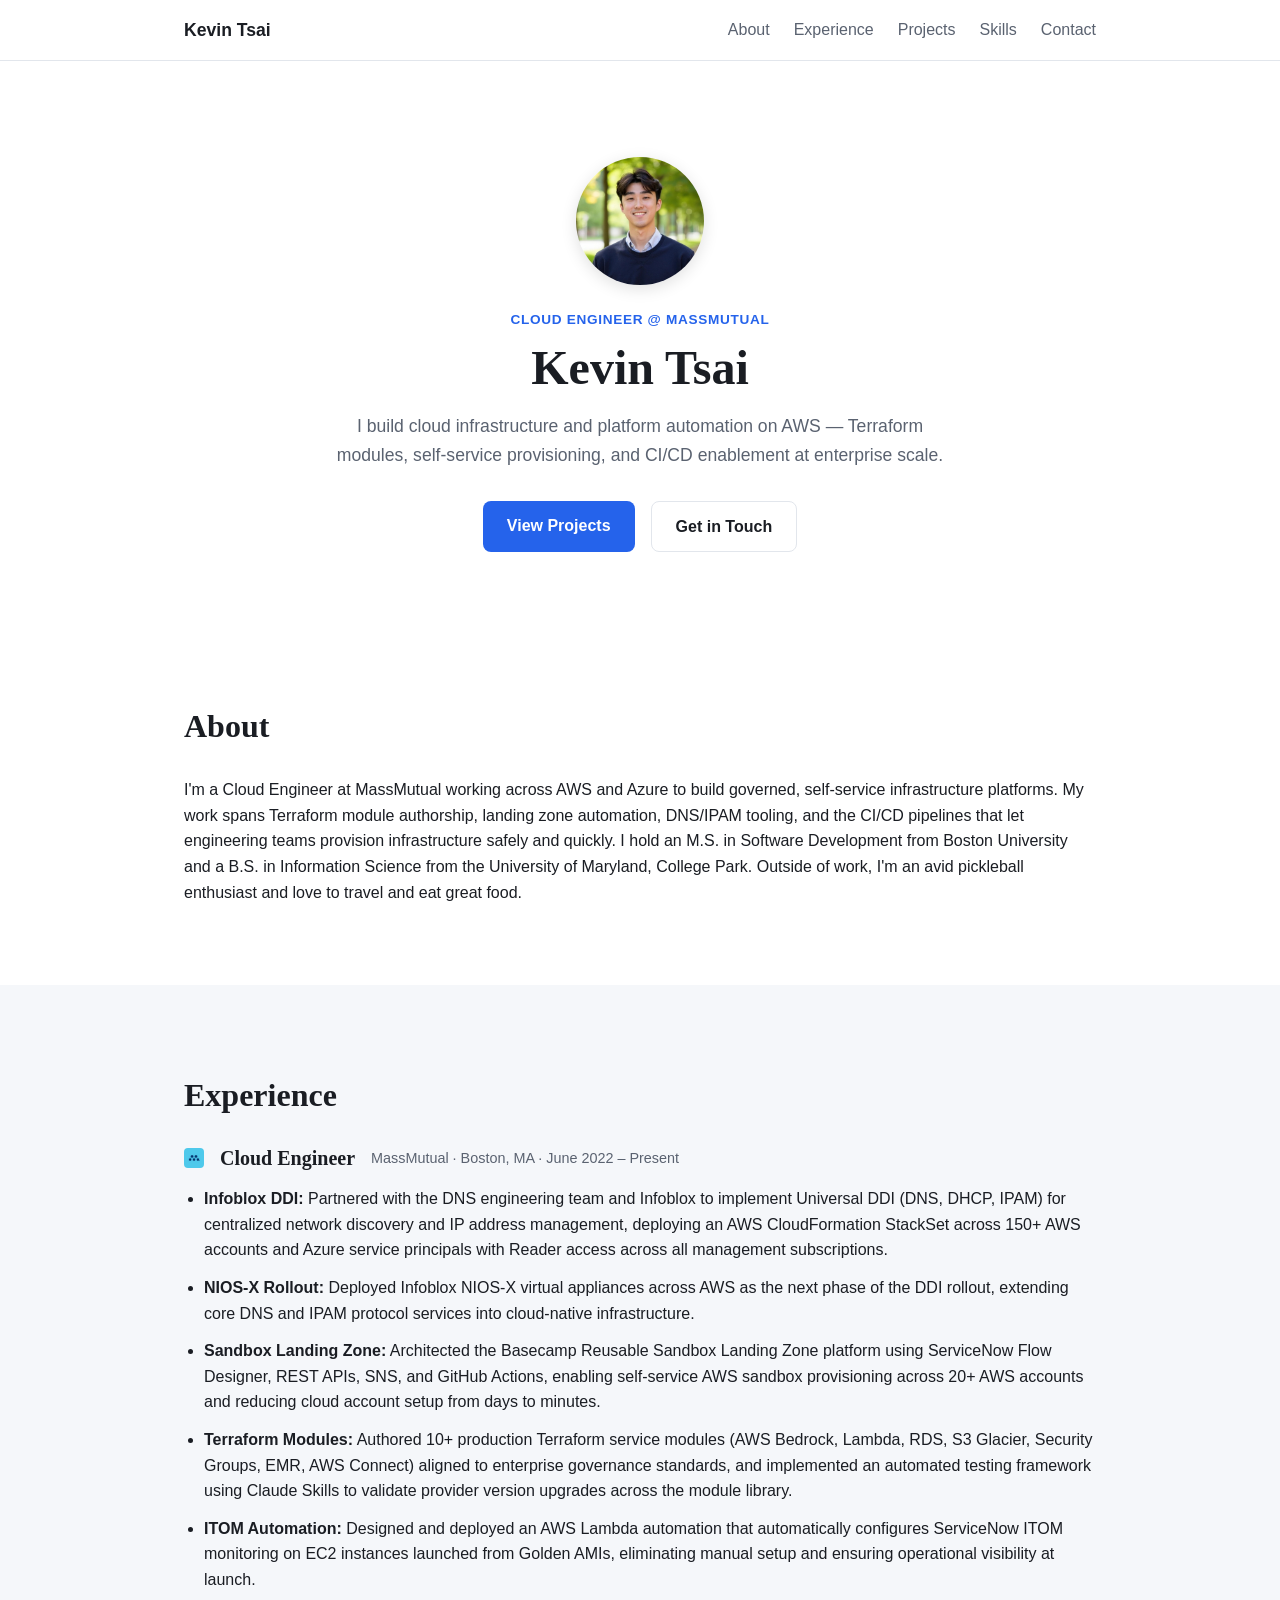
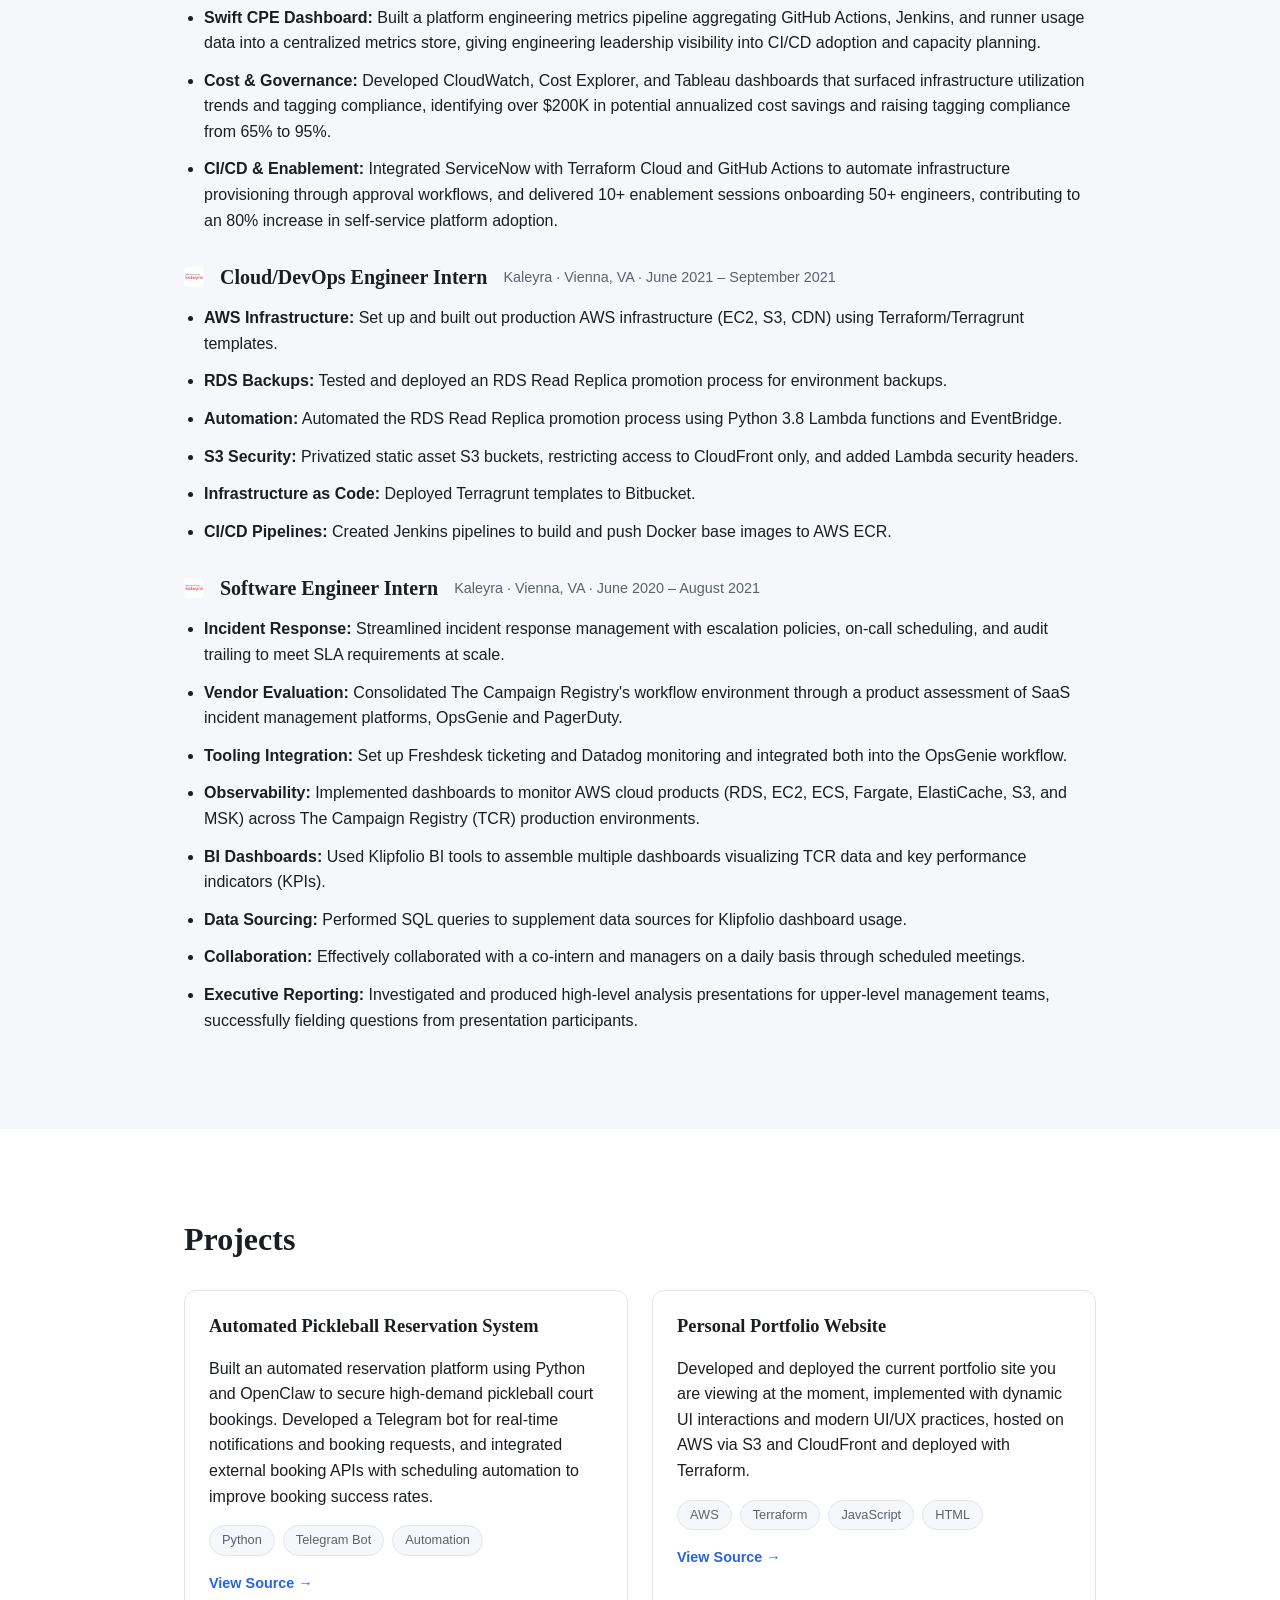
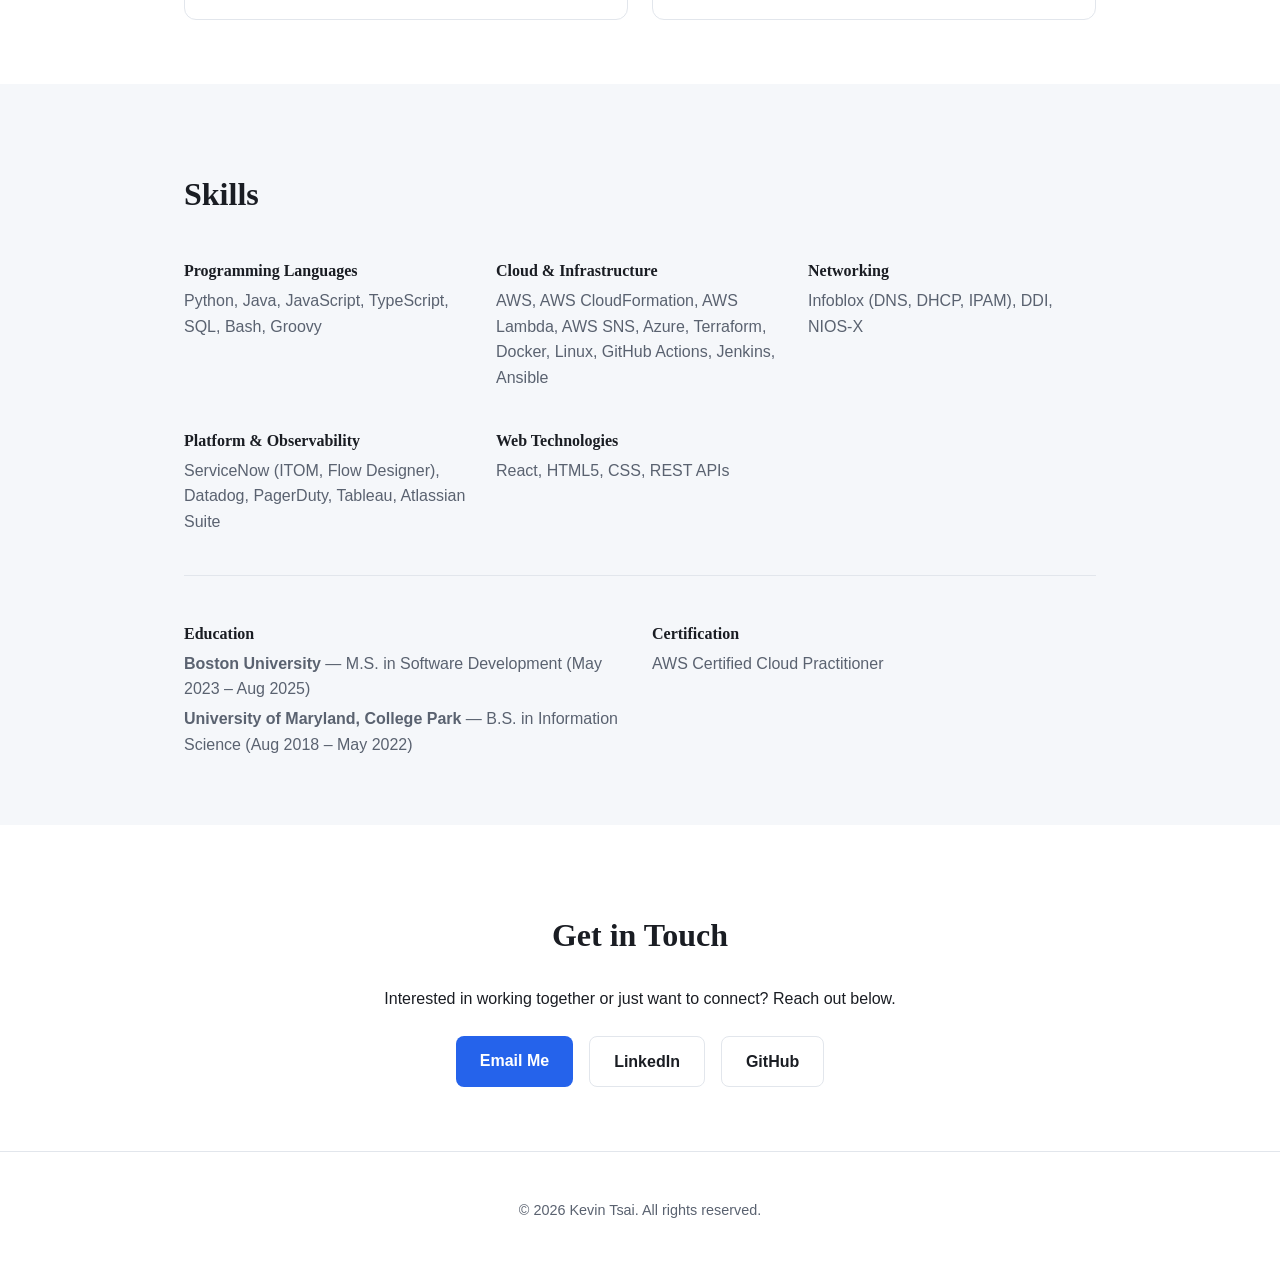
<file: site/index.html>
<!DOCTYPE html>
<html lang="en">
<head>
  <meta charset="UTF-8" />
  <meta name="viewport" content="width=device-width, initial-scale=1.0" />
  <title>Kevin Tsai — Cloud Engineer</title>
  <meta name="description" content="Kevin Tsai — Cloud Engineer specializing in AWS, Terraform, and platform engineering." />
  <link rel="stylesheet" href="css/style.css" />
</head>
<body>
  <header class="site-header">
    <nav class="nav container">
      <a href="#top" class="nav-brand">Kevin Tsai</a>
      <button class="nav-toggle" id="navToggle" aria-label="Toggle navigation" aria-expanded="false">
        <span></span><span></span><span></span>
      </button>
      <ul class="nav-links" id="navLinks">
        <li><a href="#about">About</a></li>
        <li><a href="#experience">Experience</a></li>
        <li><a href="#projects">Projects</a></li>
        <li><a href="#skills">Skills</a></li>
        <li><a href="#contact">Contact</a></li>
      </ul>
    </nav>
  </header>

  <main>
    <section id="top" class="hero">
      <div class="container">
        <img src="assets/profile.jpeg" alt="Kevin Tsai" class="hero-avatar" />
        <p class="hero-eyebrow">Cloud Engineer @ MassMutual</p>
        <h1>Kevin Tsai</h1>
        <p class="hero-tagline">
          I build cloud infrastructure and platform automation on AWS — Terraform modules,
          self-service provisioning, and CI/CD enablement at enterprise scale.
        </p>
        <div class="hero-actions">
          <a href="#projects" class="btn btn-primary">View Projects</a>
          <a href="#contact" class="btn btn-secondary">Get in Touch</a>
        </div>
      </div>
    </section>

    <section id="about" class="section">
      <div class="container">
        <h2>About</h2>
        <p>
          I'm a Cloud Engineer at MassMutual working across AWS and Azure to build governed,
          self-service infrastructure platforms. My work spans Terraform module authorship,
          landing zone automation, DNS/IPAM tooling, and the CI/CD pipelines that let engineering
          teams provision infrastructure safely and quickly. I hold an M.S. in Software Development
          from Boston University and a B.S. in Information Science from the University of Maryland,
          College Park. Outside of work, I'm an avid pickleball enthusiast and love to travel and
          eat great food.
        </p>
      </div>
    </section>

    <section id="experience" class="section section-alt">
      <div class="container">
        <h2>Experience</h2>

        <div class="timeline-item">
          <div class="timeline-heading">
            <img src="assets/massmutual_logo.jpeg" alt="MassMutual logo" class="timeline-logo" />
            <h3>Cloud Engineer</h3>
            <span class="timeline-meta">MassMutual · Boston, MA · June 2022 – Present</span>
          </div>
          <ul class="bullet-list">
            <li>
              <strong>Infoblox DDI:</strong> Partnered with the DNS engineering team and Infoblox to implement
              Universal DDI (DNS, DHCP, IPAM) for centralized network discovery and IP address management,
              deploying an AWS CloudFormation StackSet across 150+ AWS accounts and Azure service principals
              with Reader access across all management subscriptions.
            </li>
            <li>
              <strong>NIOS-X Rollout:</strong> Deployed Infoblox NIOS-X virtual appliances across AWS as the
              next phase of the DDI rollout, extending core DNS and IPAM protocol services into cloud-native
              infrastructure.
            </li>
            <li>
              <strong>Sandbox Landing Zone:</strong> Architected the Basecamp Reusable Sandbox Landing Zone
              platform using ServiceNow Flow Designer, REST APIs, SNS, and GitHub Actions, enabling
              self-service AWS sandbox provisioning across 20+ AWS accounts and reducing cloud account setup
              from days to minutes.
            </li>
            <li>
              <strong>Terraform Modules:</strong> Authored 10+ production Terraform service modules (AWS
              Bedrock, Lambda, RDS, S3 Glacier, Security Groups, EMR, AWS Connect) aligned to enterprise
              governance standards, and implemented an automated testing framework using Claude Skills to
              validate provider version upgrades across the module library.
            </li>
            <li>
              <strong>ITOM Automation:</strong> Designed and deployed an AWS Lambda automation that
              automatically configures ServiceNow ITOM monitoring on EC2 instances launched from Golden AMIs,
              eliminating manual setup and ensuring operational visibility at launch.
            </li>
            <li>
              <strong>Swift CPE Dashboard:</strong> Built a platform engineering metrics pipeline aggregating
              GitHub Actions, Jenkins, and runner usage data into a centralized metrics store, giving
              engineering leadership visibility into CI/CD adoption and capacity planning.
            </li>
            <li>
              <strong>Cost &amp; Governance:</strong> Developed CloudWatch, Cost Explorer, and Tableau
              dashboards that surfaced infrastructure utilization trends and tagging compliance, identifying
              over $200K in potential annualized cost savings and raising tagging compliance from 65% to 95%.
            </li>
            <li>
              <strong>CI/CD &amp; Enablement:</strong> Integrated ServiceNow with Terraform Cloud and GitHub
              Actions to automate infrastructure provisioning through approval workflows, and delivered 10+
              enablement sessions onboarding 50+ engineers, contributing to an 80% increase in self-service
              platform adoption.
            </li>
          </ul>
        </div>

        <div class="timeline-item">
          <div class="timeline-heading">
            <img src="assets/kaleyra_logo.jpeg" alt="Kaleyra logo" class="timeline-logo" />
            <h3>Cloud/DevOps Engineer Intern</h3>
            <span class="timeline-meta">Kaleyra · Vienna, VA · June 2021 – September 2021</span>
          </div>
          <ul class="bullet-list">
            <li>
              <strong>AWS Infrastructure:</strong> Set up and built out production AWS infrastructure
              (EC2, S3, CDN) using Terraform/Terragrunt templates.
            </li>
            <li>
              <strong>RDS Backups:</strong> Tested and deployed an RDS Read Replica promotion process
              for environment backups.
            </li>
            <li>
              <strong>Automation:</strong> Automated the RDS Read Replica promotion process using
              Python 3.8 Lambda functions and EventBridge.
            </li>
            <li>
              <strong>S3 Security:</strong> Privatized static asset S3 buckets, restricting access to
              CloudFront only, and added Lambda security headers.
            </li>
            <li>
              <strong>Infrastructure as Code:</strong> Deployed Terragrunt templates to Bitbucket.
            </li>
            <li>
              <strong>CI/CD Pipelines:</strong> Created Jenkins pipelines to build and push Docker base
              images to AWS ECR.
            </li>
          </ul>
        </div>

        <div class="timeline-item">
          <div class="timeline-heading">
            <img src="assets/kaleyra_logo.jpeg" alt="Kaleyra logo" class="timeline-logo" />
            <h3>Software Engineer Intern</h3>
            <span class="timeline-meta">Kaleyra · Vienna, VA · June 2020 – August 2021</span>
          </div>
          <ul class="bullet-list">
            <li>
              <strong>Incident Response:</strong> Streamlined incident response management with
              escalation policies, on-call scheduling, and audit trailing to meet SLA requirements at
              scale.
            </li>
            <li>
              <strong>Vendor Evaluation:</strong> Consolidated The Campaign Registry's workflow
              environment through a product assessment of SaaS incident management platforms, OpsGenie
              and PagerDuty.
            </li>
            <li>
              <strong>Tooling Integration:</strong> Set up Freshdesk ticketing and Datadog monitoring
              and integrated both into the OpsGenie workflow.
            </li>
            <li>
              <strong>Observability:</strong> Implemented dashboards to monitor AWS cloud products
              (RDS, EC2, ECS, Fargate, ElastiCache, S3, and MSK) across The Campaign Registry (TCR)
              production environments.
            </li>
            <li>
              <strong>BI Dashboards:</strong> Used Klipfolio BI tools to assemble multiple dashboards
              visualizing TCR data and key performance indicators (KPIs).
            </li>
            <li>
              <strong>Data Sourcing:</strong> Performed SQL queries to supplement data sources for
              Klipfolio dashboard usage.
            </li>
            <li>
              <strong>Collaboration:</strong> Effectively collaborated with a co-intern and managers on
              a daily basis through scheduled meetings.
            </li>
            <li>
              <strong>Executive Reporting:</strong> Investigated and produced high-level analysis
              presentations for upper-level management teams, successfully fielding questions from
              presentation participants.
            </li>
          </ul>
        </div>
      </div>
    </section>

    <section id="projects" class="section">
      <div class="container">
        <h2>Projects</h2>
        <div class="card-grid">
          <article class="card">
            <h3>Automated Pickleball Reservation System</h3>
            <p>
              Built an automated reservation platform using Python and OpenClaw to secure high-demand
              pickleball court bookings. Developed a Telegram bot for real-time notifications and booking
              requests, and integrated external booking APIs with scheduling automation to improve booking
              success rates.
            </p>
            <div class="tag-list">
              <span class="tag">Python</span>
              <span class="tag">Telegram Bot</span>
              <span class="tag">Automation</span>
            </div>
            <a href="https://github.com/tsaik9520/picklr-booking-automation" target="_blank" rel="noopener" class="card-link">View Source →</a>
          </article>

          <article class="card">
            <h3>Personal Portfolio Website</h3>
            <p>
              Developed and deployed the current portfolio site you are viewing at the moment, implemented with dynamic UI
              interactions and modern UI/UX practices, hosted on AWS via S3 and CloudFront and deployed
              with Terraform.
            </p>
            <div class="tag-list">
              <span class="tag">AWS</span>
              <span class="tag">Terraform</span>
              <span class="tag">JavaScript</span>
              <span class="tag">HTML</span>
            </div>
            <a href="https://github.com/tsaik9520/portfolio-v2" target="_blank" rel="noopener" class="card-link">View Source →</a>
          </article>
        </div>
      </div>
    </section>

    <section id="skills" class="section section-alt">
      <div class="container">
        <h2>Skills</h2>
        <div class="skills-grid">
          <div class="skill-group">
            <h3>Programming Languages</h3>
            <p>Python, Java, JavaScript, TypeScript, SQL, Bash, Groovy</p>
          </div>
          <div class="skill-group">
            <h3>Cloud &amp; Infrastructure</h3>
            <p>AWS, AWS CloudFormation, AWS Lambda, AWS SNS, Azure, Terraform, Docker, Linux, GitHub Actions, Jenkins, Ansible</p>
          </div>
          <div class="skill-group">
            <h3>Networking</h3>
            <p>Infoblox (DNS, DHCP, IPAM), DDI, NIOS-X</p>
          </div>
          <div class="skill-group">
            <h3>Platform &amp; Observability</h3>
            <p>ServiceNow (ITOM, Flow Designer), Datadog, PagerDuty, Tableau, Atlassian Suite</p>
          </div>
          <div class="skill-group">
            <h3>Web Technologies</h3>
            <p>React, HTML5, CSS, REST APIs</p>
          </div>
        </div>

        <div class="education-cert">
          <div>
            <h3>Education</h3>
            <p><strong>Boston University</strong> — M.S. in Software Development (May 2023 – Aug 2025)</p>
            <p><strong>University of Maryland, College Park</strong> — B.S. in Information Science (Aug 2018 – May 2022)</p>
          </div>
          <div>
            <h3>Certification</h3>
            <p>AWS Certified Cloud Practitioner</p>
          </div>
        </div>
      </div>
    </section>

    <section id="contact" class="section">
      <div class="container contact-container">
        <h2>Get in Touch</h2>
        <p>Interested in working together or just want to connect? Reach out below.</p>
        <div class="contact-links">
          <a href="mailto:ktsai23@icloud.com" class="btn btn-primary">Email Me</a>
          <a href="https://linkedin.com/in/kevin-tsai99/" target="_blank" rel="noopener" class="btn btn-secondary">LinkedIn</a>
          <a href="https://github.com/tsaik9520" target="_blank" rel="noopener" class="btn btn-secondary">GitHub</a>
        </div>
      </div>
    </section>
  </main>

  <footer class="site-footer">
    <div class="container">
      <p>&copy; <span id="year"></span> Kevin Tsai. All rights reserved.</p>
    </div>
  </footer>

  <script src="js/script.js"></script>
</body>
</html>
</file>
<file: site/css/style.css>
:root {
  --color-bg: #ffffff;
  --color-bg-alt: #f5f7fa;
  --color-text: #1a1d23;
  --color-text-muted: #5a6270;
  --color-primary: #2563eb;
  --color-primary-dark: #1d4ed8;
  --color-border: #e2e6ec;
  --max-width: 960px;
}

@media (prefers-color-scheme: dark) {
  :root {
    --color-bg: #0f1115;
    --color-bg-alt: #171a21;
    --color-text: #e8eaed;
    --color-text-muted: #a3aab5;
    --color-primary: #5b8def;
    --color-primary-dark: #3f6fd1;
    --color-border: #2a2f3a;
  }
}

* {
  box-sizing: border-box;
}

html {
  scroll-behavior: smooth;
}

body {
  margin: 0;
  font-family: -apple-system, BlinkMacSystemFont, "Segoe UI", Roboto, Helvetica, Arial, sans-serif;
  background: var(--color-bg);
  color: var(--color-text);
  line-height: 1.6;
}

.container {
  max-width: var(--max-width);
  margin: 0 auto;
  padding: 0 1.5rem;
}

a {
  color: var(--color-primary);
}

h1, h2, h3 {
  line-height: 1.2;
  font-weight: 700;
  font-family: "Iowan Old Style", "Palatino Linotype", Georgia, serif;
  text-wrap: balance;
}

/* Header / Nav */

.site-header {
  position: sticky;
  top: 0;
  z-index: 100;
  background: var(--color-bg);
  border-bottom: 1px solid var(--color-border);
}

.nav {
  display: flex;
  align-items: center;
  justify-content: space-between;
  padding: 1rem 1.5rem;
}

.nav-brand {
  font-weight: 700;
  font-size: 1.1rem;
  text-decoration: none;
  color: var(--color-text);
}

.nav-links {
  display: flex;
  gap: 1.5rem;
  list-style: none;
  margin: 0;
  padding: 0;
}

.nav-links a {
  text-decoration: none;
  color: var(--color-text-muted);
  font-weight: 500;
}

.nav-links a:hover {
  color: var(--color-primary);
}

.nav-toggle {
  display: none;
  flex-direction: column;
  gap: 4px;
  background: none;
  border: none;
  cursor: pointer;
  padding: 0.5rem;
}

.nav-toggle span {
  width: 24px;
  height: 2px;
  background: var(--color-text);
}

@media (max-width: 640px) {
  .nav-toggle {
    display: flex;
  }

  .nav-links {
    display: none;
    position: absolute;
    top: 100%;
    left: 0;
    right: 0;
    flex-direction: column;
    background: var(--color-bg);
    border-bottom: 1px solid var(--color-border);
    padding: 1rem 1.5rem;
    gap: 1rem;
  }

  .nav-links.open {
    display: flex;
  }
}

/* Hero */

.hero {
  padding: 6rem 0 4rem;
  text-align: center;
}

.hero-avatar {
  width: 128px;
  height: 128px;
  border-radius: 50%;
  object-fit: cover;
  margin: 0 auto 1.5rem;
  display: block;
  box-shadow: 0 4px 16px rgba(0, 0, 0, 0.12);
}

.hero-eyebrow {
  color: var(--color-primary);
  font-weight: 600;
  text-transform: uppercase;
  letter-spacing: 0.05em;
  font-size: 0.85rem;
  margin: 0 0 0.5rem;
}

.hero h1 {
  font-size: 3rem;
  margin: 0 0 1rem;
}

.hero-tagline {
  max-width: 640px;
  margin: 0 auto 2rem;
  color: var(--color-text-muted);
  font-size: 1.1rem;
}

.hero-actions {
  display: flex;
  gap: 1rem;
  justify-content: center;
  flex-wrap: wrap;
}

/* Buttons */

.btn {
  display: inline-block;
  padding: 0.75rem 1.5rem;
  border-radius: 8px;
  font-weight: 600;
  text-decoration: none;
  transition: background 0.15s ease, transform 0.15s ease;
}

.btn-primary {
  background: var(--color-primary);
  color: #fff;
}

.btn-primary:hover {
  background: var(--color-primary-dark);
}

.btn-secondary {
  background: transparent;
  color: var(--color-text);
  border: 1px solid var(--color-border);
}

.btn-secondary:hover {
  border-color: var(--color-primary);
  color: var(--color-primary);
}

/* Sections */

.section {
  padding: 4rem 0;
}

.section-alt {
  background: var(--color-bg-alt);
}

.section h2 {
  font-size: 2rem;
  margin-bottom: 2rem;
}

/* Experience timeline */

.timeline-item {
  margin-bottom: 2rem;
}

.timeline-heading {
  display: flex;
  flex-wrap: wrap;
  align-items: center;
  gap: 0.5rem 1rem;
  margin-bottom: 1rem;
}

.timeline-logo {
  width: 20px;
  height: 20px;
  border-radius: 4px;
  object-fit: cover;
  flex-shrink: 0;
}

.timeline-heading h3 {
  margin: 0;
  font-size: 1.25rem;
}

.timeline-meta {
  color: var(--color-text-muted);
  font-size: 0.9rem;
}

.bullet-list {
  padding-left: 1.25rem;
  margin: 0;
}

.bullet-list li {
  margin-bottom: 0.75rem;
}

/* Projects */

.card-grid {
  display: grid;
  grid-template-columns: repeat(auto-fit, minmax(280px, 1fr));
  gap: 1.5rem;
}

.card {
  background: var(--color-bg);
  border: 1px solid var(--color-border);
  border-radius: 12px;
  padding: 1.5rem;
}

.card h3 {
  margin-top: 0;
  font-size: 1.15rem;
}

.tag-list {
  display: flex;
  flex-wrap: wrap;
  gap: 0.5rem;
  margin-top: 1rem;
}

.tag {
  background: var(--color-bg-alt);
  border: 1px solid var(--color-border);
  border-radius: 999px;
  padding: 0.25rem 0.75rem;
  font-size: 0.8rem;
  color: var(--color-text-muted);
}

.card-link {
  display: inline-block;
  margin-top: 1rem;
  font-weight: 600;
  font-size: 0.9rem;
  text-decoration: none;
}

/* Skills */

.skills-grid {
  display: grid;
  grid-template-columns: repeat(auto-fit, minmax(220px, 1fr));
  gap: 1.5rem;
  margin-bottom: 2.5rem;
}

.skill-group h3 {
  font-size: 1rem;
  margin-bottom: 0.5rem;
}

.skill-group p {
  color: var(--color-text-muted);
  margin: 0;
}

.education-cert {
  display: grid;
  grid-template-columns: repeat(auto-fit, minmax(280px, 1fr));
  gap: 1.5rem;
  border-top: 1px solid var(--color-border);
  padding-top: 2rem;
}

.education-cert h3 {
  font-size: 1rem;
  margin-bottom: 0.5rem;
}

.education-cert p {
  margin: 0.25rem 0;
  color: var(--color-text-muted);
}

/* Contact */

.contact-container {
  text-align: center;
}

.contact-links {
  display: flex;
  gap: 1rem;
  justify-content: center;
  margin-top: 1.5rem;
  flex-wrap: wrap;
}

/* Footer */

.site-footer {
  border-top: 1px solid var(--color-border);
  padding: 2rem 0;
  text-align: center;
  color: var(--color-text-muted);
  font-size: 0.9rem;
}
</file>
